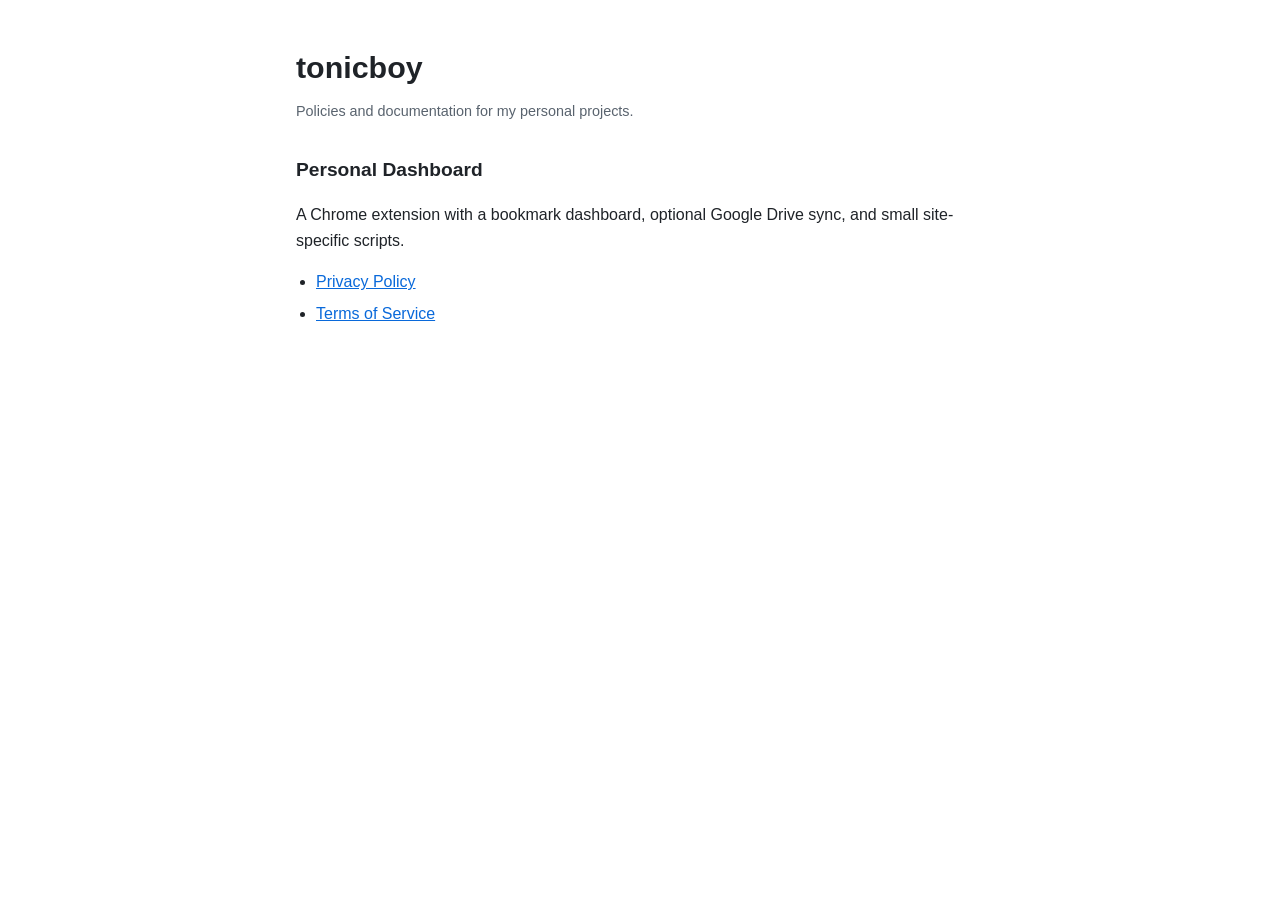
<file: index.html>
<!DOCTYPE html>
<html lang="en">
<head>
  <meta charset="UTF-8">
  <meta name="viewport" content="width=device-width, initial-scale=1.0">
  <title>tonicboy</title>
  <link rel="stylesheet" href="/style.css">
</head>
<body>
  <main>
    <h1>tonicboy</h1>
    <p class="meta">Policies and documentation for my personal projects.</p>

    <h2>Personal Dashboard</h2>
    <p>A Chrome extension with a bookmark dashboard, optional Google Drive sync, and small site-specific scripts.</p>
    <ul>
      <li><a href="/personal-dashboard/privacy.html">Privacy Policy</a></li>
      <li><a href="/personal-dashboard/terms.html">Terms of Service</a></li>
    </ul>
  </main>
</body>
</html>
</file>
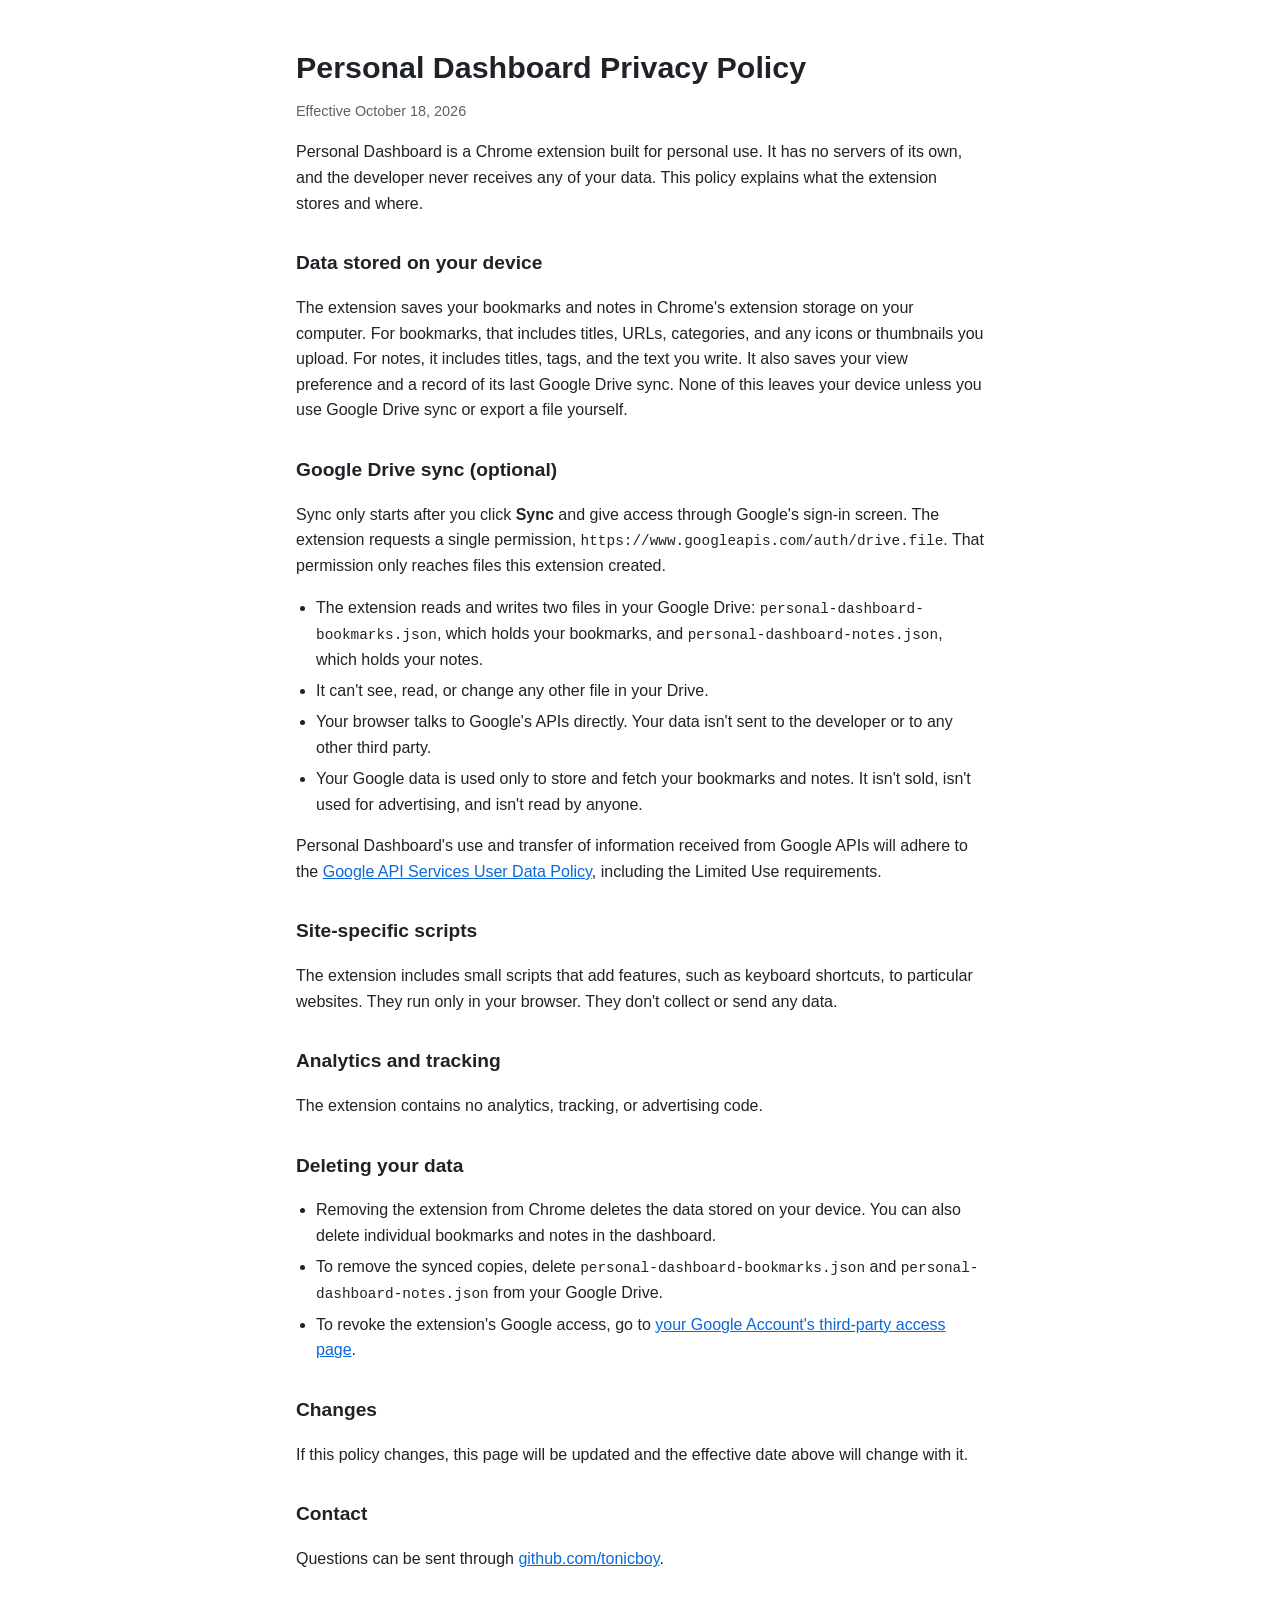
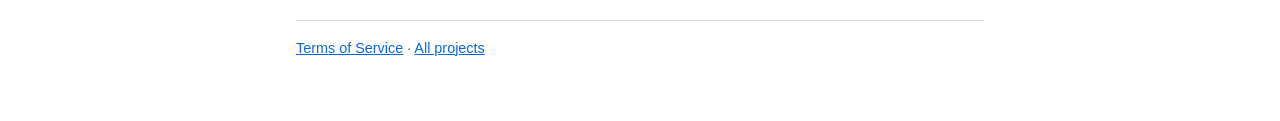
<file: personal-dashboard/privacy.html>
<!DOCTYPE html>
<html lang="en">
<head>
  <meta charset="UTF-8">
  <meta name="viewport" content="width=device-width, initial-scale=1.0">
  <title>Personal Dashboard Privacy Policy</title>
  <link rel="stylesheet" href="/style.css">
</head>
<body>
  <main>
    <h1>Personal Dashboard Privacy Policy</h1>
    <p class="meta">Effective October 18, 2026</p>

    <p>
      Personal Dashboard is a Chrome extension built for personal use. It has no servers of its own,
      and the developer never receives any of your data. This policy explains what the extension
      stores and where.
    </p>

    <h2>Data stored on your device</h2>
    <p>
      The extension saves your bookmarks and notes in Chrome's extension storage on your computer.
      For bookmarks, that includes titles, URLs, categories, and any icons or thumbnails you upload.
      For notes, it includes titles, tags, and the text you write. It also saves your view
      preference and a record of its last Google Drive sync. None of this leaves your device unless
      you use Google Drive sync or export a file yourself.
    </p>

    <h2>Google Drive sync (optional)</h2>
    <p>
      Sync only starts after you click <strong>Sync</strong> and give access through Google's
      sign-in screen. The extension requests a single permission,
      <code>https://www.googleapis.com/auth/drive.file</code>. That permission only reaches files
      this extension created.
    </p>
    <ul>
      <li>
        The extension reads and writes two files in your Google Drive:
        <code>personal-dashboard-bookmarks.json</code>, which holds your bookmarks, and
        <code>personal-dashboard-notes.json</code>, which holds your notes.
      </li>
      <li>It can't see, read, or change any other file in your Drive.</li>
      <li>
        Your browser talks to Google's APIs directly. Your data isn't sent to the developer or to
        any other third party.
      </li>
      <li>
        Your Google data is used only to store and fetch your bookmarks and notes. It isn't sold, isn't used
        for advertising, and isn't read by anyone.
      </li>
    </ul>
    <p>
      Personal Dashboard's use and transfer of information received from Google APIs will adhere to the
      <a href="https://developers.google.com/terms/api-services-user-data-policy">Google API Services User Data Policy</a>,
      including the Limited Use requirements.
    </p>

    <h2>Site-specific scripts</h2>
    <p>
      The extension includes small scripts that add features, such as keyboard shortcuts, to
      particular websites. They run only in your browser. They don't collect or send any data.
    </p>

    <h2>Analytics and tracking</h2>
    <p>The extension contains no analytics, tracking, or advertising code.</p>

    <h2>Deleting your data</h2>
    <ul>
      <li>
        Removing the extension from Chrome deletes the data stored on your device. You can also
        delete individual bookmarks and notes in the dashboard.
      </li>
      <li>
        To remove the synced copies, delete <code>personal-dashboard-bookmarks.json</code> and
        <code>personal-dashboard-notes.json</code> from your Google Drive.
      </li>
      <li>
        To revoke the extension's Google access, go to
        <a href="https://myaccount.google.com/permissions">your Google Account's third-party access page</a>.
      </li>
    </ul>

    <h2>Changes</h2>
    <p>
      If this policy changes, this page will be updated and the effective date above will change
      with it.
    </p>

    <h2>Contact</h2>
    <p>Questions can be sent through <a href="https://github.com/tonicboy">github.com/tonicboy</a>.</p>

    <footer>
      <a href="/personal-dashboard/terms.html">Terms of Service</a> · <a href="/">All projects</a>
    </footer>
  </main>
</body>
</html>
</file>
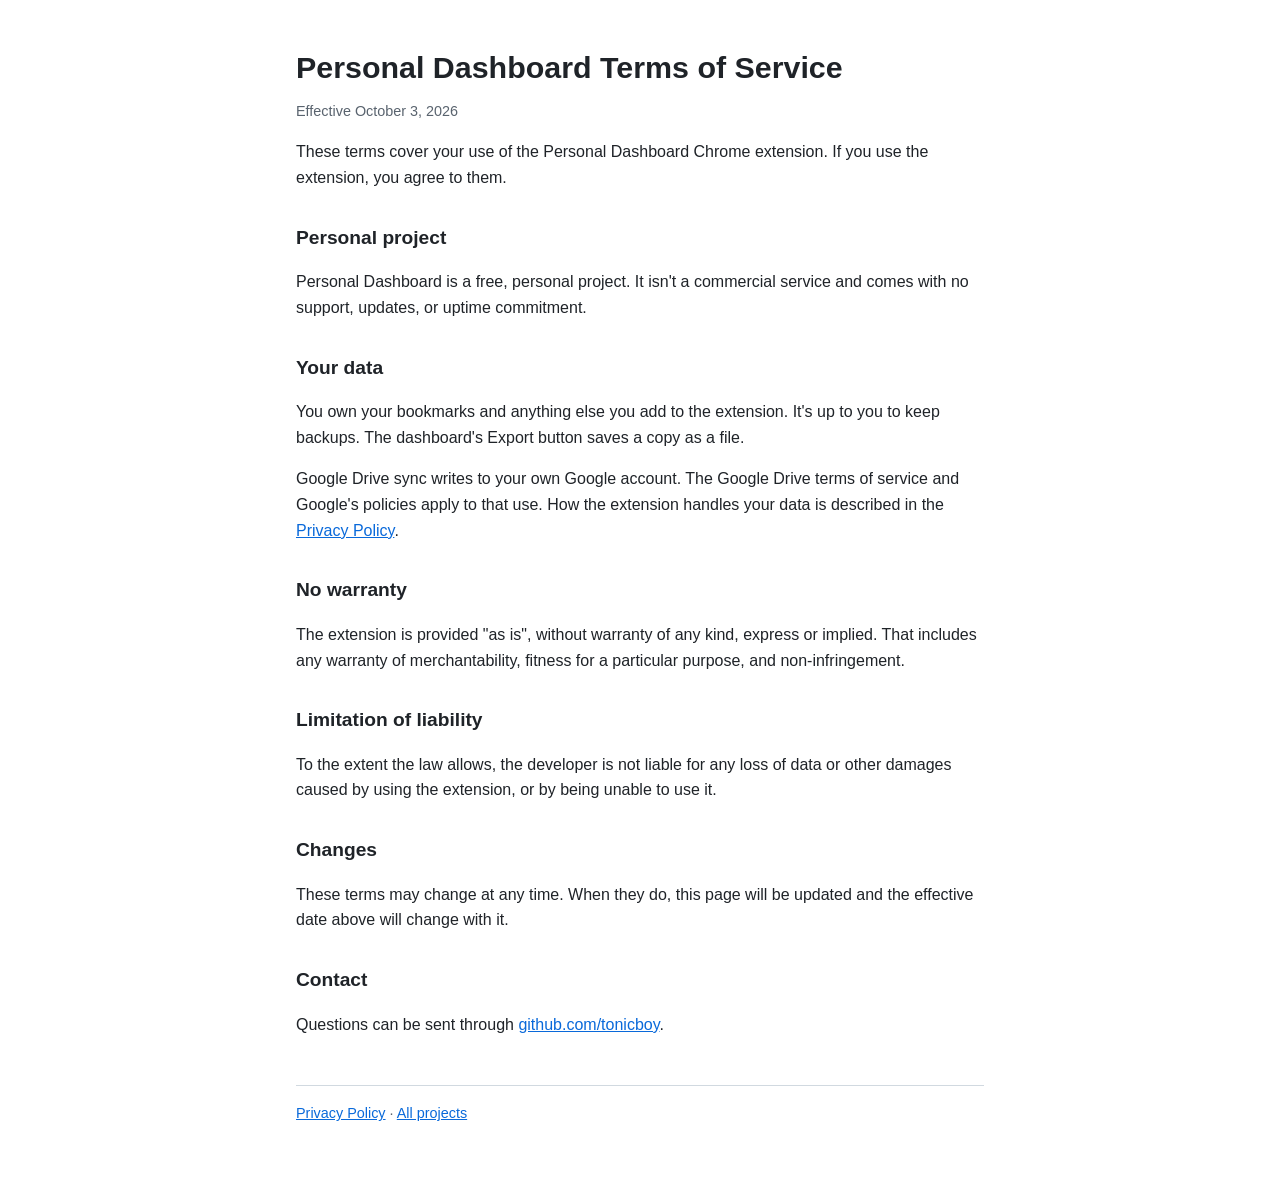
<file: personal-dashboard/terms.html>
<!DOCTYPE html>
<html lang="en">
<head>
  <meta charset="UTF-8">
  <meta name="viewport" content="width=device-width, initial-scale=1.0">
  <title>Personal Dashboard Terms of Service</title>
  <link rel="stylesheet" href="/style.css">
</head>
<body>
  <main>
    <h1>Personal Dashboard Terms of Service</h1>
    <p class="meta">Effective October 3, 2026</p>

    <p>
      These terms cover your use of the Personal Dashboard Chrome extension. If you use the
      extension, you agree to them.
    </p>

    <h2>Personal project</h2>
    <p>
      Personal Dashboard is a free, personal project. It isn't a commercial service and comes with no
      support, updates, or uptime commitment.
    </p>

    <h2>Your data</h2>
    <p>
      You own your bookmarks and anything else you add to the extension. It's up to you to keep
      backups. The dashboard's Export button saves a copy as a file.
    </p>
    <p>
      Google Drive sync writes to your own Google account. The Google Drive terms of service and
      Google's policies apply to that use. How the extension handles your data is described in the
      <a href="/personal-dashboard/privacy.html">Privacy Policy</a>.
    </p>

    <h2>No warranty</h2>
    <p>
      The extension is provided "as is", without warranty of any kind, express or implied. That
      includes any warranty of merchantability, fitness for a particular purpose, and
      non-infringement.
    </p>

    <h2>Limitation of liability</h2>
    <p>
      To the extent the law allows, the developer is not liable for any loss of data or other damages
      caused by using the extension, or by being unable to use it.
    </p>

    <h2>Changes</h2>
    <p>
      These terms may change at any time. When they do, this page will be updated and the effective
      date above will change with it.
    </p>

    <h2>Contact</h2>
    <p>Questions can be sent through <a href="https://github.com/tonicboy">github.com/tonicboy</a>.</p>

    <footer>
      <a href="/personal-dashboard/privacy.html">Privacy Policy</a> · <a href="/">All projects</a>
    </footer>
  </main>
</body>
</html>
</file>
<file: style.css>
:root {
  --bg: #ffffff;
  --text: #1f2328;
  --muted: #59636e;
  --link: #0969da;
  --border: #d1d9e0;
}

@media (prefers-color-scheme: dark) {
  :root {
    --bg: #0d1117;
    --text: #e6edf3;
    --muted: #9198a1;
    --link: #4493f8;
    --border: #3d444d;
  }
}

* {
  box-sizing: border-box;
}

body {
  margin: 0;
  background: var(--bg);
  color: var(--text);
  font: 16px/1.6 -apple-system, BlinkMacSystemFont, "Segoe UI", Roboto, Helvetica, Arial, sans-serif;
}

main {
  max-width: 720px;
  margin: 0 auto;
  padding: 3rem 1rem 4rem;
}

h1 {
  font-size: 1.9rem;
  line-height: 1.25;
  margin: 0 0 0.25rem;
}

h2 {
  font-size: 1.2rem;
  margin: 2rem 0 0.5rem;
}

a {
  color: var(--link);
}

.meta,
footer {
  color: var(--muted);
  font-size: 0.9rem;
}

footer {
  margin-top: 3rem;
  padding-top: 1rem;
  border-top: 1px solid var(--border);
}

ul {
  padding-left: 1.25rem;
}

li + li {
  margin-top: 0.35rem;
}

code {
  font-size: 0.9em;
}
</file>
